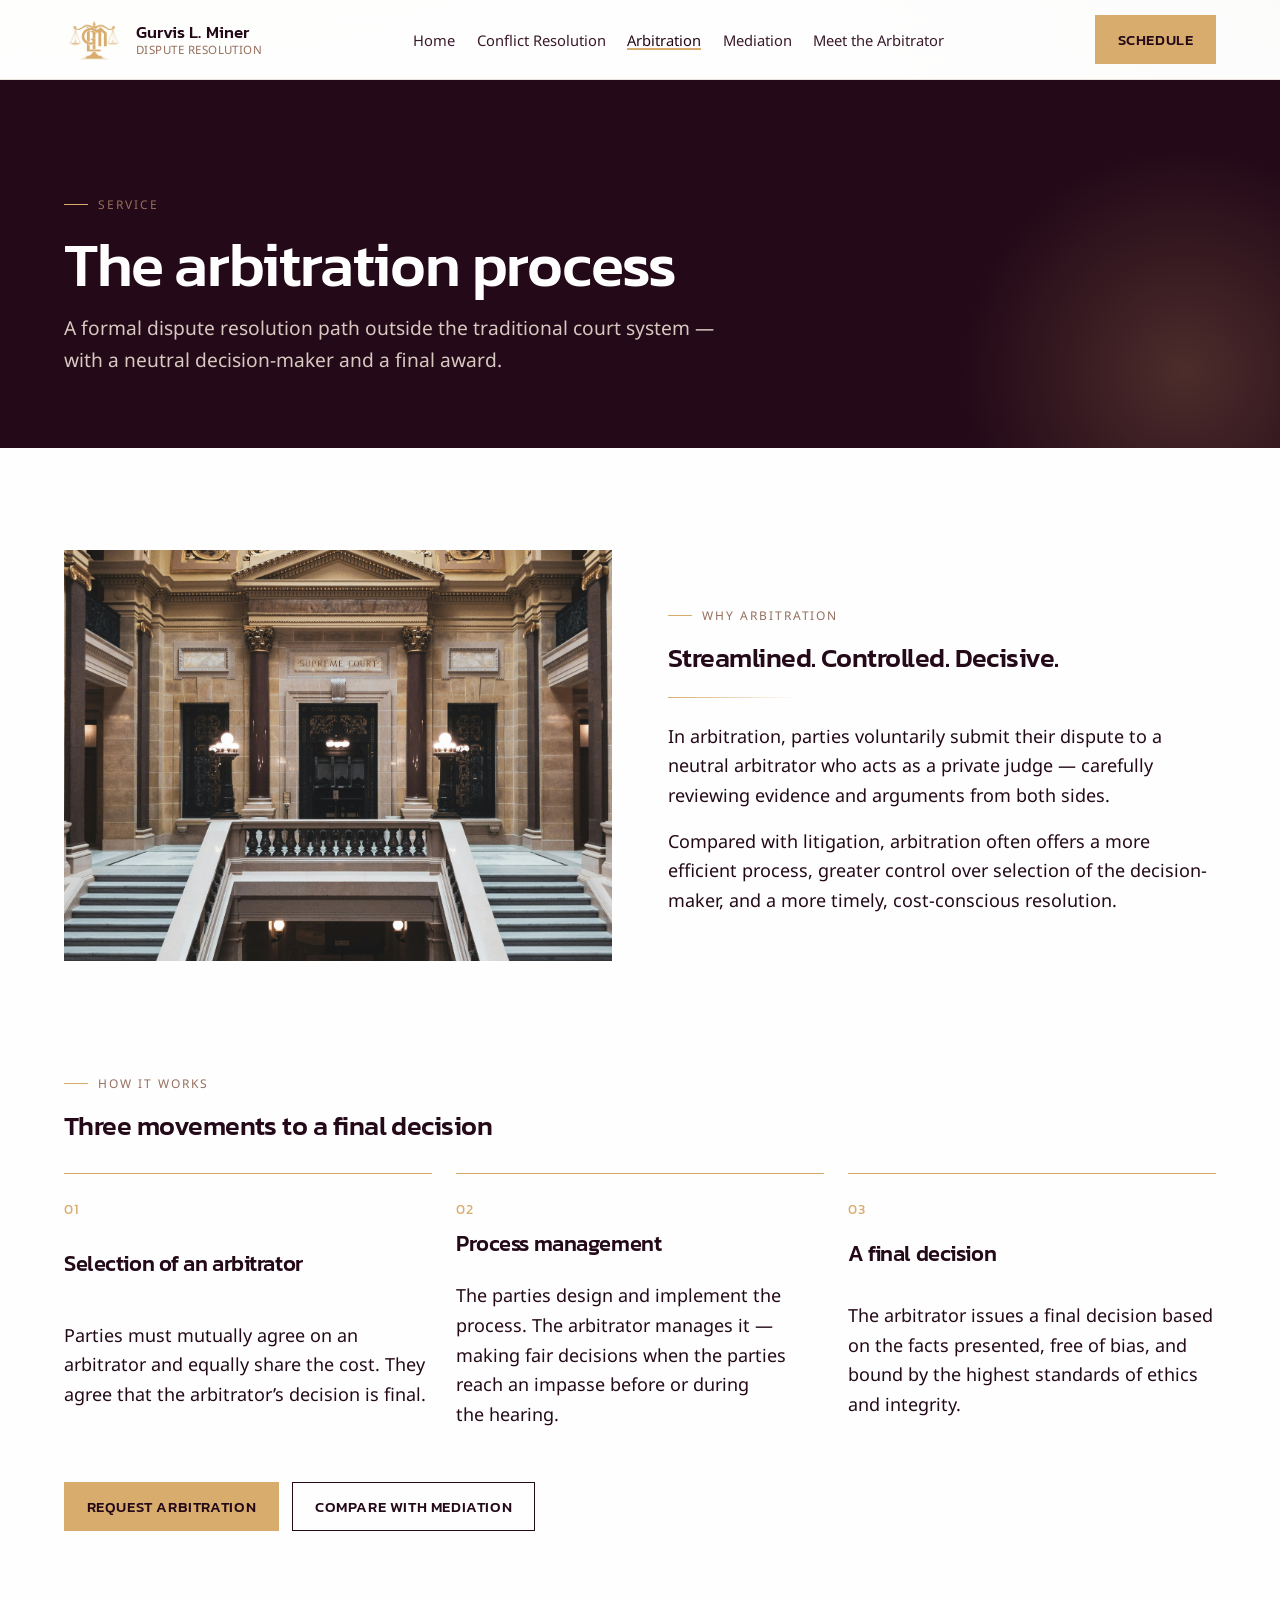
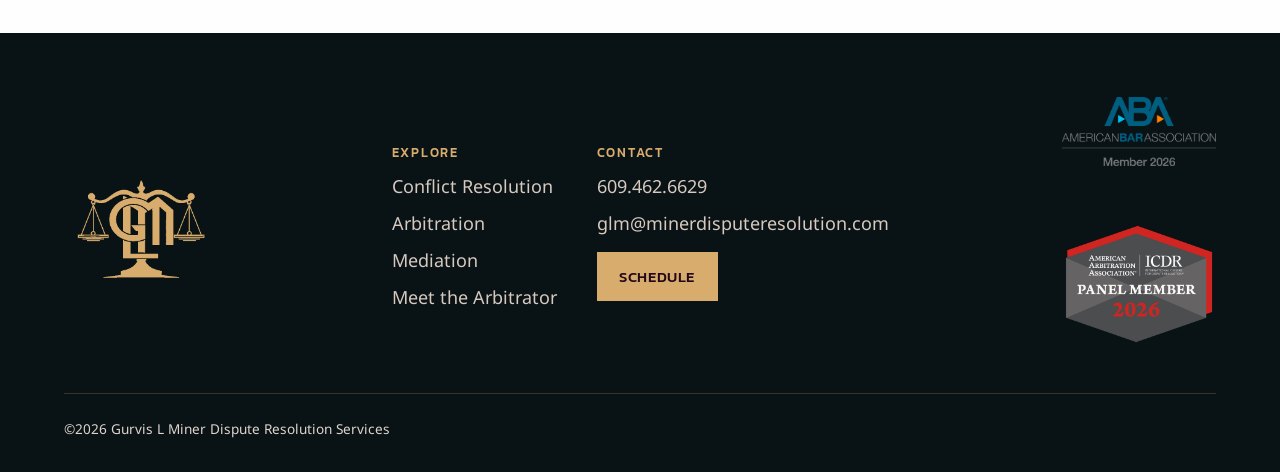
<file: redesign/arbitration/index.html>
<!DOCTYPE html>
<html lang="en">
<head>
  <meta charset="UTF-8" />
  <meta name="viewport" content="width=device-width, initial-scale=1" />
  <title>Arbitration - Gurvis L. Miner Dispute Resolution</title>
  <meta name="description" content="How arbitration works with Arbitrator Gurvis L. Miner: selection, process management, and a final impartial decision." />
  <link rel="canonical" href="https://calvinadaniel.github.io/miner-dispute-resolution/redesign/arbitration/" />
  <link rel="icon" href="../../assets/glm-nav-icon-gold-refined.png" />
  <link rel="apple-touch-icon" href="../../assets/glm-nav-icon-gold-refined.png" />
  <meta property="og:type" content="website" />
  <meta property="og:site_name" content="Gurvis L. Miner Dispute Resolution" />
  <meta property="og:title" content="Arbitration - Gurvis L. Miner Dispute Resolution" />
  <meta property="og:description" content="How arbitration works with Arbitrator Gurvis L. Miner: selection, process management, and a final impartial decision." />
  <meta property="og:url" content="https://calvinadaniel.github.io/miner-dispute-resolution/redesign/arbitration/" />
  <meta property="og:image" content="https://calvinadaniel.github.io/miner-dispute-resolution/assets/glm-nav-icon-gold-refined.png" />
  <meta property="og:image:alt" content="Gurvis L. Miner Dispute Resolution logo" />
  <meta name="twitter:card" content="summary" />
  <meta name="twitter:title" content="Arbitration - Gurvis L. Miner Dispute Resolution" />
  <meta name="twitter:description" content="How arbitration works with Arbitrator Gurvis L. Miner: selection, process management, and a final impartial decision." />
  <meta name="twitter:image" content="https://calvinadaniel.github.io/miner-dispute-resolution/assets/glm-nav-icon-gold-refined.png" />
  <meta name="twitter:image:alt" content="Gurvis L. Miner Dispute Resolution logo" />
<link rel="preconnect" href="https://fonts.googleapis.com" />
  <link rel="preconnect" href="https://fonts.gstatic.com" crossorigin />
  <link href="https://fonts.googleapis.com/css2?family=Kanit:wght@400;500;600&family=Noto+Sans:wght@400;500;600&display=swap" rel="stylesheet" />
  <link rel="stylesheet" href="../css/styles.css?v=18" />
</head>
<body>
  <header class="site-header">
    <div class="nav-inner">
      <a class="brand" href="../">
        <img src="../../assets/glm-nav-icon-gold-refined.png" alt="" width="64" height="64" />
        <span class="brand-text"><strong>Gurvis L. Miner</strong><span>Dispute Resolution</span></span>
      </a>
      <nav aria-label="Primary">
        <ul class="nav-links">
          <li><a href="../">Home</a></li>
          <li><a href="../conflict-resolution/">Conflict Resolution</a></li>
          <li><a href="../arbitration/" aria-current="page">Arbitration</a></li>
          <li><a href="../mediation/">Mediation</a></li>
          <li><a href="../meet-the-arbitrator/">Meet the Arbitrator</a></li>
        </ul>
      </nav>
      <a class="btn btn-gold nav-cta" href="../contact/">Schedule</a>
      <button class="nav-toggle" type="button" aria-expanded="false" aria-controls="mobile-nav" aria-label="Open menu"><span></span><span></span><span></span></button>
    </div>
  </header>
  <div class="mobile-panel" id="mobile-nav">
    <ul>
      <li><a href="../">Home</a></li>
      <li><a href="../conflict-resolution/">Conflict Resolution</a></li>
      <li><a href="../arbitration/" aria-current="page">Arbitration</a></li>
      <li><a href="../mediation/">Mediation</a></li>
      <li><a href="../meet-the-arbitrator/">Meet the Arbitrator</a></li>
      <li><a href="../contact/">Contact</a></li>
    </ul>
    <a class="btn btn-gold" href="../contact/">Schedule an Appointment</a>
  </div>

  <main>
    <header class="page-hero">
      <div class="wrap">
        <p class="eyebrow">Service</p>
        <h1>The arbitration process</h1>
        <p class="lede">A formal dispute resolution path outside the traditional court system — with a neutral decision-maker and a final award.</p>
      </div>
    </header>

    <section class="section">
      <div class="wrap split reveal">
        <div>
          <img src="../../assets/connor-betts-T8EroAknCG4-unsplash.jpg" alt="Gavel resting on a wooden surface" />
        </div>
        <div class="split-copy">
          <p class="eyebrow">Why arbitration</p>
          <h2>Streamlined. Controlled. Decisive.</h2>
          <hr class="gold-rule" />
          <p>
            In arbitration, parties voluntarily submit their dispute to a neutral arbitrator who acts as a private judge — carefully reviewing evidence and arguments from both sides.
          </p>
          <p>
            Compared with litigation, arbitration often offers a more efficient process, greater control over selection of the decision-maker, and a more timely, cost-conscious resolution.
          </p>
        </div>
      </div>
    </section>

    <section class="section" style="padding-top: 0;">
      <div class="wrap reveal">
        <p class="eyebrow">How it works</p>
        <h2>Three movements to a final decision</h2>
        <div class="steps" style="margin-top: 2rem;">
          <article class="step">
            <h3>Selection of an arbitrator</h3>
            <p>Parties must mutually agree on an arbitrator and equally share the cost. They agree that the arbitrator’s decision is final.</p>
          </article>
          <article class="step">
            <h3>Process management</h3>
            <p>The parties design and implement the process. The arbitrator manages it — making fair decisions when the parties reach an impasse before or during the hearing.</p>
          </article>
          <article class="step">
            <h3>A final decision</h3>
            <p>The arbitrator issues a final decision based on the facts presented, free of bias, and bound by the highest standards of ethics and integrity.</p>
          </article>
        </div>
        <div class="cta-group">
          <a class="btn btn-gold" href="../contact/">Request Arbitration</a>
          <a class="btn btn-outline" href="../mediation/">Compare with Mediation</a>
        </div>
      </div>
    </section>
  </main>

  <footer class="site-footer">
    <div class="wrap">
      <div class="footer-top">
        <div class="footer-brand">
          <img class="footer-logo" src="../../assets/glm-nav-icon-gold-refined.png" alt="Gurvis L. Miner Dispute Resolution" width="96" height="96" />
        </div>
        <div class="footer-cols">
          <div>
            <h4>Explore</h4>
            <ul>
              <li><a href="../conflict-resolution/">Conflict Resolution</a></li>
              <li><a href="../arbitration/">Arbitration</a></li>
              <li><a href="../mediation/">Mediation</a></li>
              <li><a href="../meet-the-arbitrator/">Meet the Arbitrator</a></li>
            </ul>
          </div>
          <div>
            <h4>Contact</h4>
            <ul>
              <li><a href="tel:6094626629">609.462.6629</a></li>
              <li><a href="mailto:glm@minerdisputeresolution.com">glm@minerdisputeresolution.com</a></li>
              <li><a class="btn btn-gold footer-schedule" href="../contact/">Schedule</a></li>
            </ul>
          </div>
        </div>
        <div class="footer-badges" aria-label="Professional memberships">
          <img src="../../assets/ABA_Member2026_rgb.png" alt="American Bar Association Member 2026" />
          <img src="../../assets/aaa-icdr-panel-member.png" alt="AAA ICDR Panel Member" />
        </div>
      </div>
      <div class="footer-bottom">
        <p>©2026 Gurvis L Miner Dispute Resolution Services</p>
</div>
    </div>
  </footer>
  <script src="../js/site.js"></script>
</body>
</html>
</file>
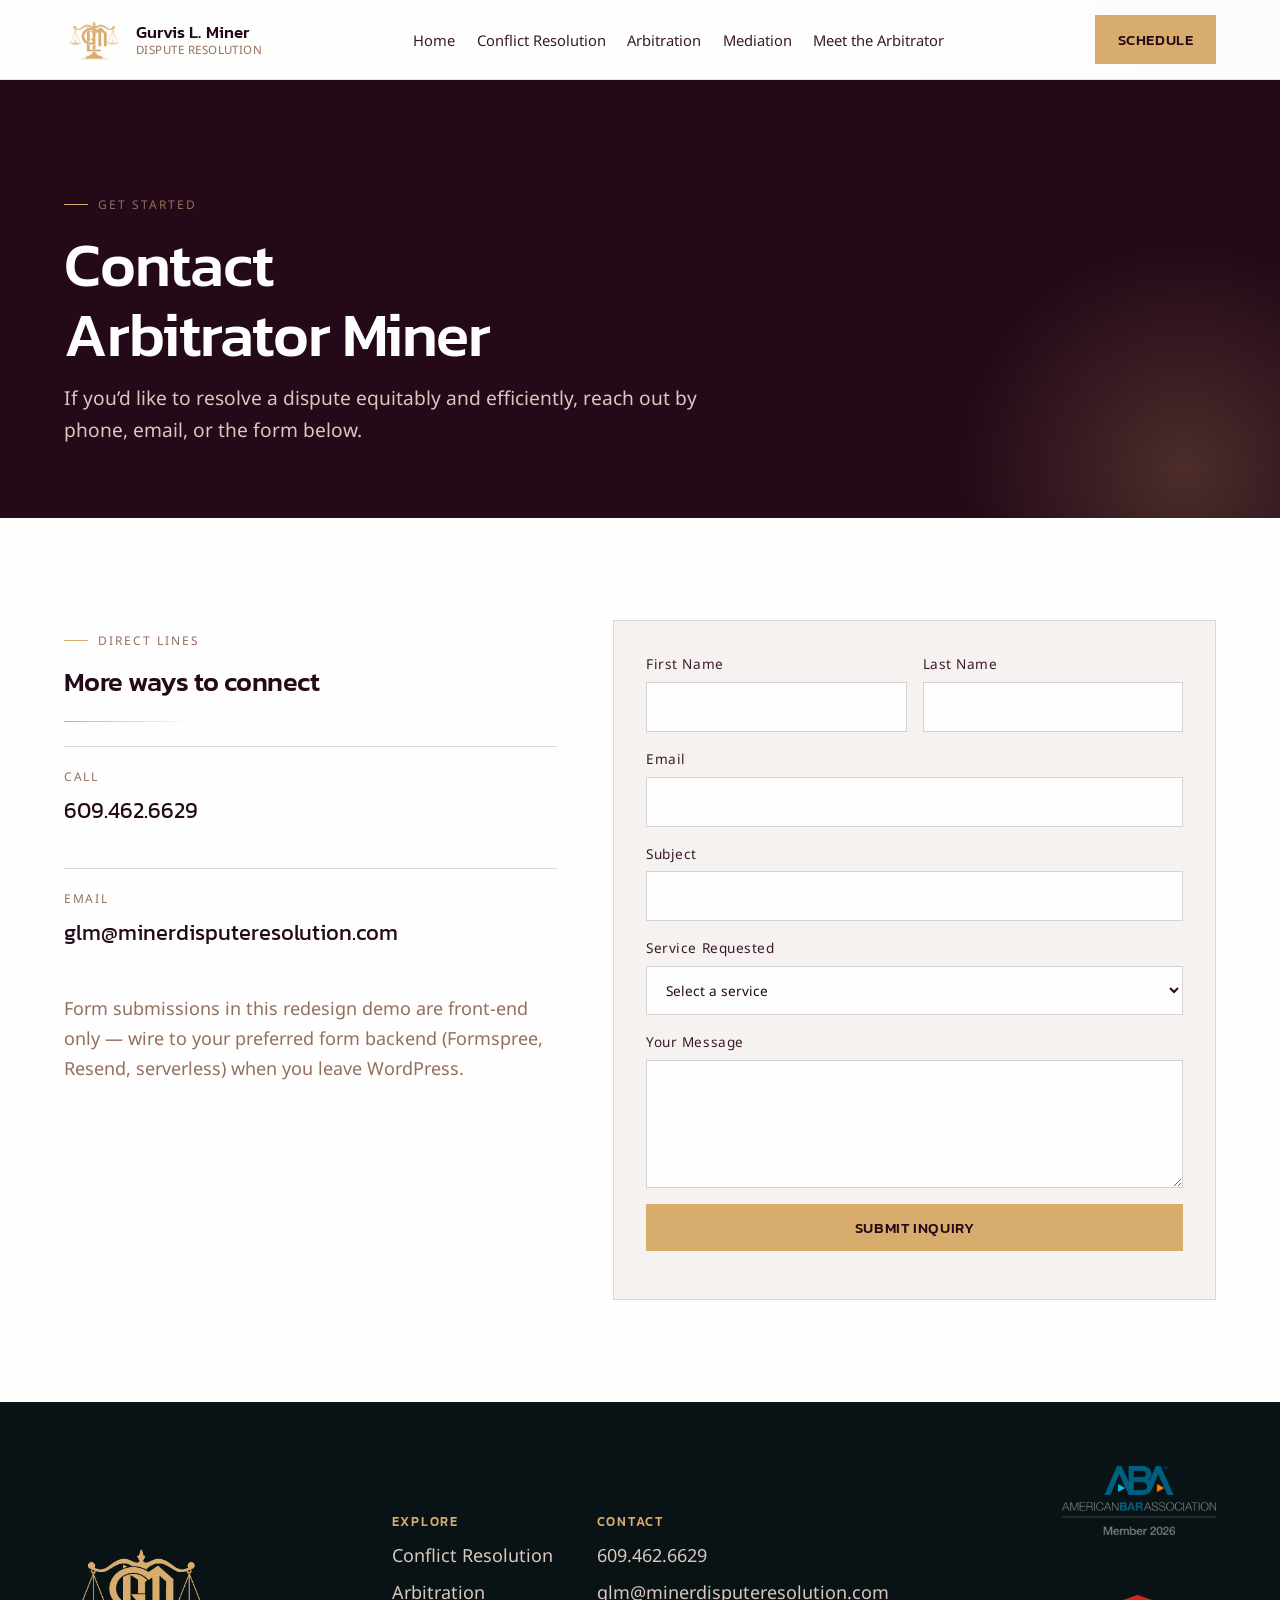
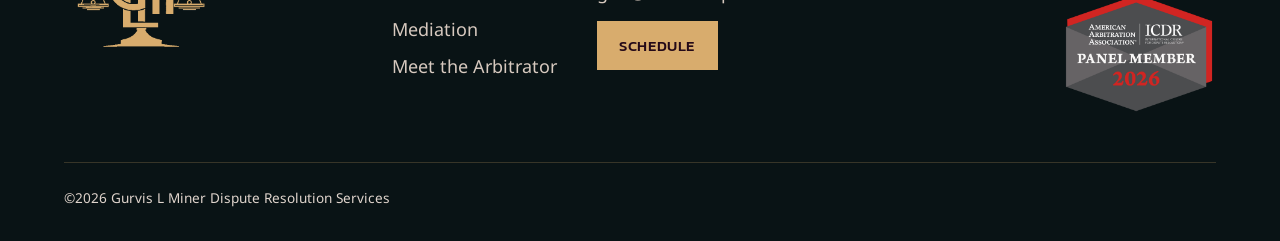
<file: redesign/contact/index.html>
<!DOCTYPE html>
<html lang="en">
<head>
  <meta charset="UTF-8" />
  <meta name="viewport" content="width=device-width, initial-scale=1" />
  <title>Contact - Gurvis L. Miner Dispute Resolution</title>
  <meta name="description" content="Contact Arbitrator Gurvis L. Miner to schedule arbitration, mediation, or training." />
  <link rel="canonical" href="https://calvinadaniel.github.io/miner-dispute-resolution/redesign/contact/" />
  <link rel="icon" href="../../assets/glm-nav-icon-gold-refined.png" />
  <link rel="apple-touch-icon" href="../../assets/glm-nav-icon-gold-refined.png" />
  <meta property="og:type" content="website" />
  <meta property="og:site_name" content="Gurvis L. Miner Dispute Resolution" />
  <meta property="og:title" content="Contact - Gurvis L. Miner Dispute Resolution" />
  <meta property="og:description" content="Contact Arbitrator Gurvis L. Miner to schedule arbitration, mediation, or training." />
  <meta property="og:url" content="https://calvinadaniel.github.io/miner-dispute-resolution/redesign/contact/" />
  <meta property="og:image" content="https://calvinadaniel.github.io/miner-dispute-resolution/assets/glm-nav-icon-gold-refined.png" />
  <meta property="og:image:alt" content="Gurvis L. Miner Dispute Resolution logo" />
  <meta name="twitter:card" content="summary" />
  <meta name="twitter:title" content="Contact - Gurvis L. Miner Dispute Resolution" />
  <meta name="twitter:description" content="Contact Arbitrator Gurvis L. Miner to schedule arbitration, mediation, or training." />
  <meta name="twitter:image" content="https://calvinadaniel.github.io/miner-dispute-resolution/assets/glm-nav-icon-gold-refined.png" />
  <meta name="twitter:image:alt" content="Gurvis L. Miner Dispute Resolution logo" />
<link rel="preconnect" href="https://fonts.googleapis.com" />
  <link rel="preconnect" href="https://fonts.gstatic.com" crossorigin />
  <link href="https://fonts.googleapis.com/css2?family=Kanit:wght@400;500;600&family=Noto+Sans:wght@400;500;600&display=swap" rel="stylesheet" />
  <link rel="stylesheet" href="../css/styles.css?v=18" />
</head>
<body>
  <header class="site-header">
    <div class="nav-inner">
      <a class="brand" href="../">
        <img src="../../assets/glm-nav-icon-gold-refined.png" alt="" width="64" height="64" />
        <span class="brand-text"><strong>Gurvis L. Miner</strong><span>Dispute Resolution</span></span>
      </a>
      <nav aria-label="Primary">
        <ul class="nav-links">
          <li><a href="../">Home</a></li>
          <li><a href="../conflict-resolution/">Conflict Resolution</a></li>
          <li><a href="../arbitration/">Arbitration</a></li>
          <li><a href="../mediation/">Mediation</a></li>
          <li><a href="../meet-the-arbitrator/">Meet the Arbitrator</a></li>
        </ul>
      </nav>
      <a class="btn btn-gold nav-cta" href="../contact/" aria-current="page">Schedule</a>
      <button class="nav-toggle" type="button" aria-expanded="false" aria-controls="mobile-nav" aria-label="Open menu"><span></span><span></span><span></span></button>
    </div>
  </header>
  <div class="mobile-panel" id="mobile-nav">
    <ul>
      <li><a href="../">Home</a></li>
      <li><a href="../conflict-resolution/">Conflict Resolution</a></li>
      <li><a href="../arbitration/">Arbitration</a></li>
      <li><a href="../mediation/">Mediation</a></li>
      <li><a href="../meet-the-arbitrator/">Meet the Arbitrator</a></li>
      <li><a href="../contact/" aria-current="page">Contact</a></li>
    </ul>
    <a class="btn btn-gold" href="../contact/">Schedule an Appointment</a>
  </div>

  <main>
    <header class="page-hero">
      <div class="wrap">
        <p class="eyebrow">Get started</p>
        <h1>Contact Arbitrator Miner</h1>
        <p class="lede">If you’d like to resolve a dispute equitably and efficiently, reach out by phone, email, or the form below.</p>
      </div>
    </header>

    <section class="section">
      <div class="wrap contact-grid reveal">
        <div>
          <p class="eyebrow">Direct lines</p>
          <h2>More ways to connect</h2>
          <hr class="gold-rule" />
          <div class="contact-methods">
            <div class="contact-method">
              <span>Call</span>
              <a href="tel:6094626629">609.462.6629</a>
            </div>
            <div class="contact-method">
              <span>Email</span>
              <a href="mailto:glm@minerdisputeresolution.com">glm@minerdisputeresolution.com</a>
            </div>
          </div>
          <p style="margin-top: 1.5rem; color: var(--taupe);">
            Form submissions in this redesign demo are front-end only — wire to your preferred form backend (Formspree, Resend, serverless) when you leave WordPress.
          </p>
        </div>

        <form class="form" action="#" method="post" onsubmit="event.preventDefault(); this.querySelector('.form-note').textContent='Thank you — this demo form does not send yet. Please call or email to schedule.';">
          <div class="form-row two">
            <label>First Name
              <input type="text" name="firstName" autocomplete="given-name" required />
            </label>
            <label>Last Name
              <input type="text" name="lastName" autocomplete="family-name" required />
            </label>
          </div>
          <label>Email
            <input type="email" name="email" autocomplete="email" required />
          </label>
          <label>Subject
            <input type="text" name="subject" required />
          </label>
          <label>Service Requested
            <select name="service" required>
              <option value="">Select a service</option>
              <option>Arbitration</option>
              <option>Mediation</option>
              <option>Training</option>
              <option>Other</option>
            </select>
          </label>
          <label>Your Message
            <textarea name="message" required></textarea>
          </label>
          <button class="btn btn-gold" type="submit">Submit Inquiry</button>
          <p class="form-note" role="status" aria-live="polite"></p>
        </form>
      </div>
    </section>
  </main>

  <footer class="site-footer">
    <div class="wrap">
      <div class="footer-top">
        <div class="footer-brand">
          <img class="footer-logo" src="../../assets/glm-nav-icon-gold-refined.png" alt="Gurvis L. Miner Dispute Resolution" width="96" height="96" />
        </div>
        <div class="footer-cols">
          <div>
            <h4>Explore</h4>
            <ul>
              <li><a href="../conflict-resolution/">Conflict Resolution</a></li>
              <li><a href="../arbitration/">Arbitration</a></li>
              <li><a href="../mediation/">Mediation</a></li>
              <li><a href="../meet-the-arbitrator/">Meet the Arbitrator</a></li>
            </ul>
          </div>
          <div>
            <h4>Contact</h4>
            <ul>
              <li><a href="tel:6094626629">609.462.6629</a></li>
              <li><a href="mailto:glm@minerdisputeresolution.com">glm@minerdisputeresolution.com</a></li>
              <li><a class="btn btn-gold footer-schedule" href="../contact/">Schedule</a></li>
            </ul>
          </div>
        </div>
        <div class="footer-badges" aria-label="Professional memberships">
          <img src="../../assets/ABA_Member2026_rgb.png" alt="American Bar Association Member 2026" />
          <img src="../../assets/aaa-icdr-panel-member.png" alt="AAA ICDR Panel Member" />
        </div>
      </div>
      <div class="footer-bottom">
        <p>©2026 Gurvis L Miner Dispute Resolution Services</p>
</div>
    </div>
  </footer>
  <script src="../js/site.js"></script>
</body>
</html>
</file>
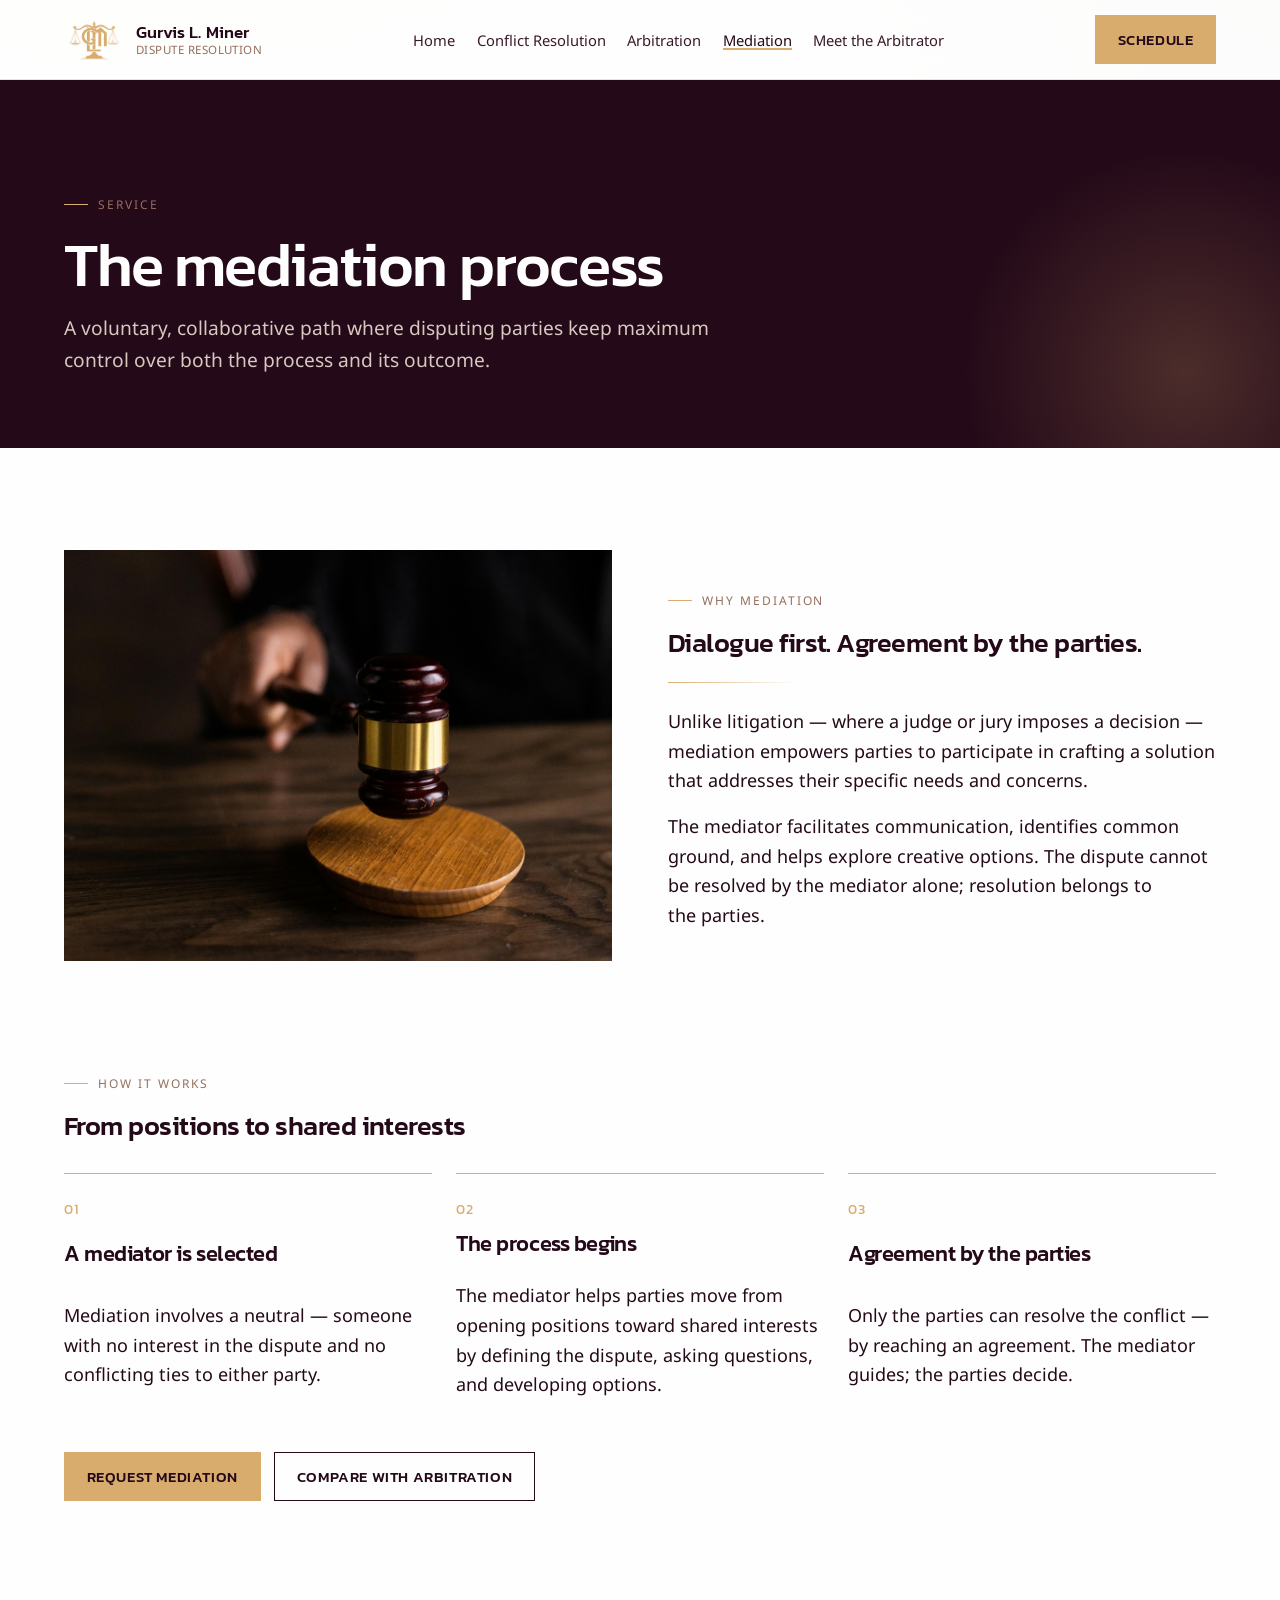
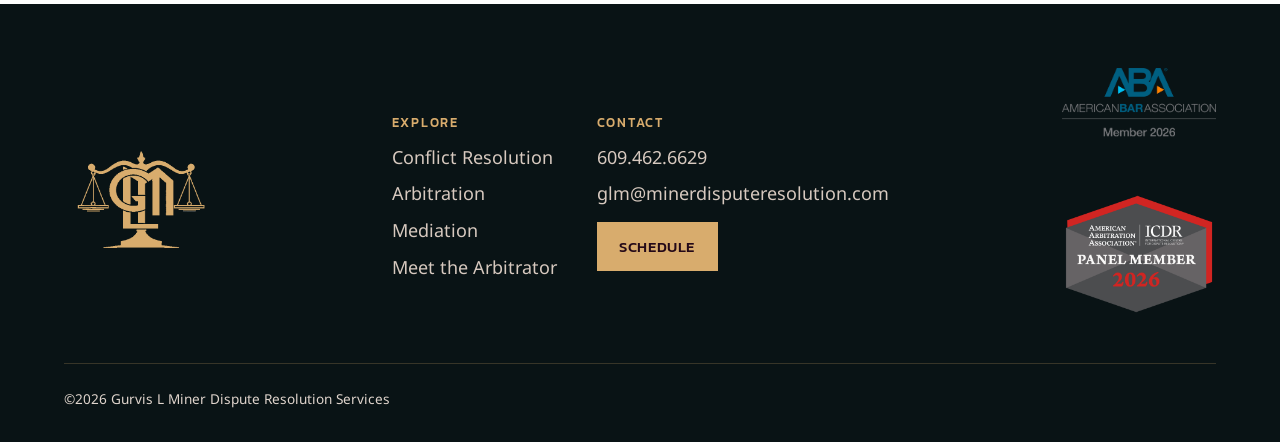
<file: redesign/mediation/index.html>
<!DOCTYPE html>
<html lang="en">
<head>
  <meta charset="UTF-8" />
  <meta name="viewport" content="width=device-width, initial-scale=1" />
  <title>Mediation - Gurvis L. Miner Dispute Resolution</title>
  <meta name="description" content="Mediation with Gurvis L. Miner: a collaborative process where parties keep control and reach agreement with a skilled neutral." />
  <link rel="canonical" href="https://calvinadaniel.github.io/miner-dispute-resolution/redesign/mediation/" />
  <link rel="icon" href="../../assets/glm-nav-icon-gold-refined.png" />
  <link rel="apple-touch-icon" href="../../assets/glm-nav-icon-gold-refined.png" />
  <meta property="og:type" content="website" />
  <meta property="og:site_name" content="Gurvis L. Miner Dispute Resolution" />
  <meta property="og:title" content="Mediation - Gurvis L. Miner Dispute Resolution" />
  <meta property="og:description" content="Mediation with Gurvis L. Miner: a collaborative process where parties keep control and reach agreement with a skilled neutral." />
  <meta property="og:url" content="https://calvinadaniel.github.io/miner-dispute-resolution/redesign/mediation/" />
  <meta property="og:image" content="https://calvinadaniel.github.io/miner-dispute-resolution/assets/glm-nav-icon-gold-refined.png" />
  <meta property="og:image:alt" content="Gurvis L. Miner Dispute Resolution logo" />
  <meta name="twitter:card" content="summary" />
  <meta name="twitter:title" content="Mediation - Gurvis L. Miner Dispute Resolution" />
  <meta name="twitter:description" content="Mediation with Gurvis L. Miner: a collaborative process where parties keep control and reach agreement with a skilled neutral." />
  <meta name="twitter:image" content="https://calvinadaniel.github.io/miner-dispute-resolution/assets/glm-nav-icon-gold-refined.png" />
  <meta name="twitter:image:alt" content="Gurvis L. Miner Dispute Resolution logo" />
<link rel="preconnect" href="https://fonts.googleapis.com" />
  <link rel="preconnect" href="https://fonts.gstatic.com" crossorigin />
  <link href="https://fonts.googleapis.com/css2?family=Kanit:wght@400;500;600&family=Noto+Sans:wght@400;500;600&display=swap" rel="stylesheet" />
  <link rel="stylesheet" href="../css/styles.css?v=18" />
</head>
<body>
  <header class="site-header">
    <div class="nav-inner">
      <a class="brand" href="../">
        <img src="../../assets/glm-nav-icon-gold-refined.png" alt="" width="64" height="64" />
        <span class="brand-text"><strong>Gurvis L. Miner</strong><span>Dispute Resolution</span></span>
      </a>
      <nav aria-label="Primary">
        <ul class="nav-links">
          <li><a href="../">Home</a></li>
          <li><a href="../conflict-resolution/">Conflict Resolution</a></li>
          <li><a href="../arbitration/">Arbitration</a></li>
          <li><a href="../mediation/" aria-current="page">Mediation</a></li>
          <li><a href="../meet-the-arbitrator/">Meet the Arbitrator</a></li>
        </ul>
      </nav>
      <a class="btn btn-gold nav-cta" href="../contact/">Schedule</a>
      <button class="nav-toggle" type="button" aria-expanded="false" aria-controls="mobile-nav" aria-label="Open menu"><span></span><span></span><span></span></button>
    </div>
  </header>
  <div class="mobile-panel" id="mobile-nav">
    <ul>
      <li><a href="../">Home</a></li>
      <li><a href="../conflict-resolution/">Conflict Resolution</a></li>
      <li><a href="../arbitration/">Arbitration</a></li>
      <li><a href="../mediation/" aria-current="page">Mediation</a></li>
      <li><a href="../meet-the-arbitrator/">Meet the Arbitrator</a></li>
      <li><a href="../contact/">Contact</a></li>
    </ul>
    <a class="btn btn-gold" href="../contact/">Schedule an Appointment</a>
  </div>

  <main>
    <header class="page-hero">
      <div class="wrap">
        <p class="eyebrow">Service</p>
        <h1>The mediation process</h1>
        <p class="lede">A voluntary, collaborative path where disputing parties keep maximum control over both the process and its outcome.</p>
      </div>
    </header>

    <section class="section">
      <div class="wrap split reverse reveal">
        <div class="split-copy">
          <p class="eyebrow">Why mediation</p>
          <h2>Dialogue first. Agreement by the parties.</h2>
          <hr class="gold-rule" />
          <p>
            Unlike litigation — where a judge or jury imposes a decision — mediation empowers parties to participate in crafting a solution that addresses their specific needs and concerns.
          </p>
          <p>
            The mediator facilitates communication, identifies common ground, and helps explore creative options. The dispute cannot be resolved by the mediator alone; resolution belongs to the parties.
          </p>
        </div>
        <div>
          <img src="../../assets/pexels-katrin-bolovtsova-6077326.jpg" alt="Hands reviewing documents during a meeting" />
        </div>
      </div>
    </section>

    <section class="section" style="padding-top: 0;">
      <div class="wrap reveal">
        <p class="eyebrow">How it works</p>
        <h2>From positions to shared interests</h2>
        <div class="steps" style="margin-top: 2rem;">
          <article class="step">
            <h3>A mediator is selected</h3>
            <p>Mediation involves a neutral — someone with no interest in the dispute and no conflicting ties to either party.</p>
          </article>
          <article class="step">
            <h3>The process begins</h3>
            <p>The mediator helps parties move from opening positions toward shared interests by defining the dispute, asking questions, and developing options.</p>
          </article>
          <article class="step">
            <h3>Agreement by the parties</h3>
            <p>Only the parties can resolve the conflict — by reaching an agreement. The mediator guides; the parties decide.</p>
          </article>
        </div>
        <div class="cta-group">
          <a class="btn btn-gold" href="../contact/">Request Mediation</a>
          <a class="btn btn-outline" href="../arbitration/">Compare with Arbitration</a>
        </div>
      </div>
    </section>
  </main>

  <footer class="site-footer">
    <div class="wrap">
      <div class="footer-top">
        <div class="footer-brand">
          <img class="footer-logo" src="../../assets/glm-nav-icon-gold-refined.png" alt="Gurvis L. Miner Dispute Resolution" width="96" height="96" />
        </div>
        <div class="footer-cols">
          <div>
            <h4>Explore</h4>
            <ul>
              <li><a href="../conflict-resolution/">Conflict Resolution</a></li>
              <li><a href="../arbitration/">Arbitration</a></li>
              <li><a href="../mediation/">Mediation</a></li>
              <li><a href="../meet-the-arbitrator/">Meet the Arbitrator</a></li>
            </ul>
          </div>
          <div>
            <h4>Contact</h4>
            <ul>
              <li><a href="tel:6094626629">609.462.6629</a></li>
              <li><a href="mailto:glm@minerdisputeresolution.com">glm@minerdisputeresolution.com</a></li>
              <li><a class="btn btn-gold footer-schedule" href="../contact/">Schedule</a></li>
            </ul>
          </div>
        </div>
        <div class="footer-badges" aria-label="Professional memberships">
          <img src="../../assets/ABA_Member2026_rgb.png" alt="American Bar Association Member 2026" />
          <img src="../../assets/aaa-icdr-panel-member.png" alt="AAA ICDR Panel Member" />
        </div>
      </div>
      <div class="footer-bottom">
        <p>©2026 Gurvis L Miner Dispute Resolution Services</p>
</div>
    </div>
  </footer>
  <script src="../js/site.js"></script>
</body>
</html>
</file>
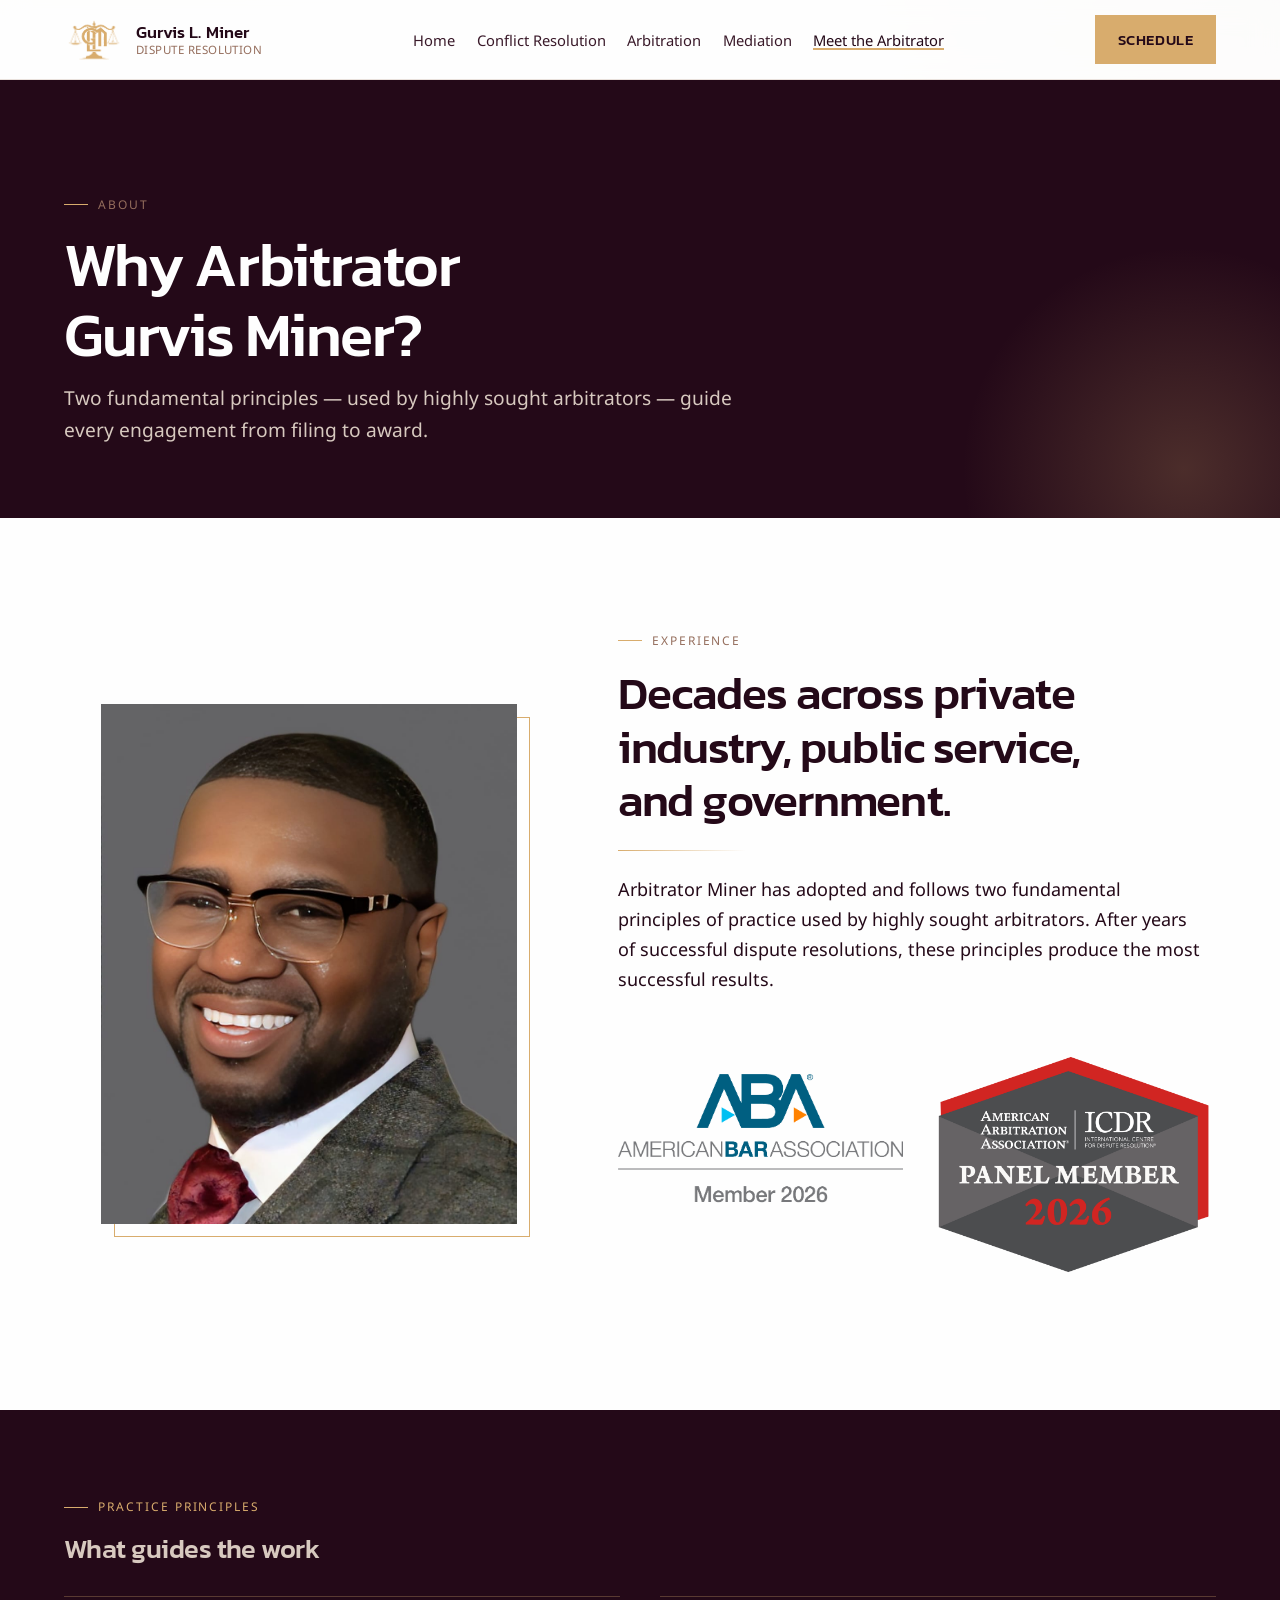
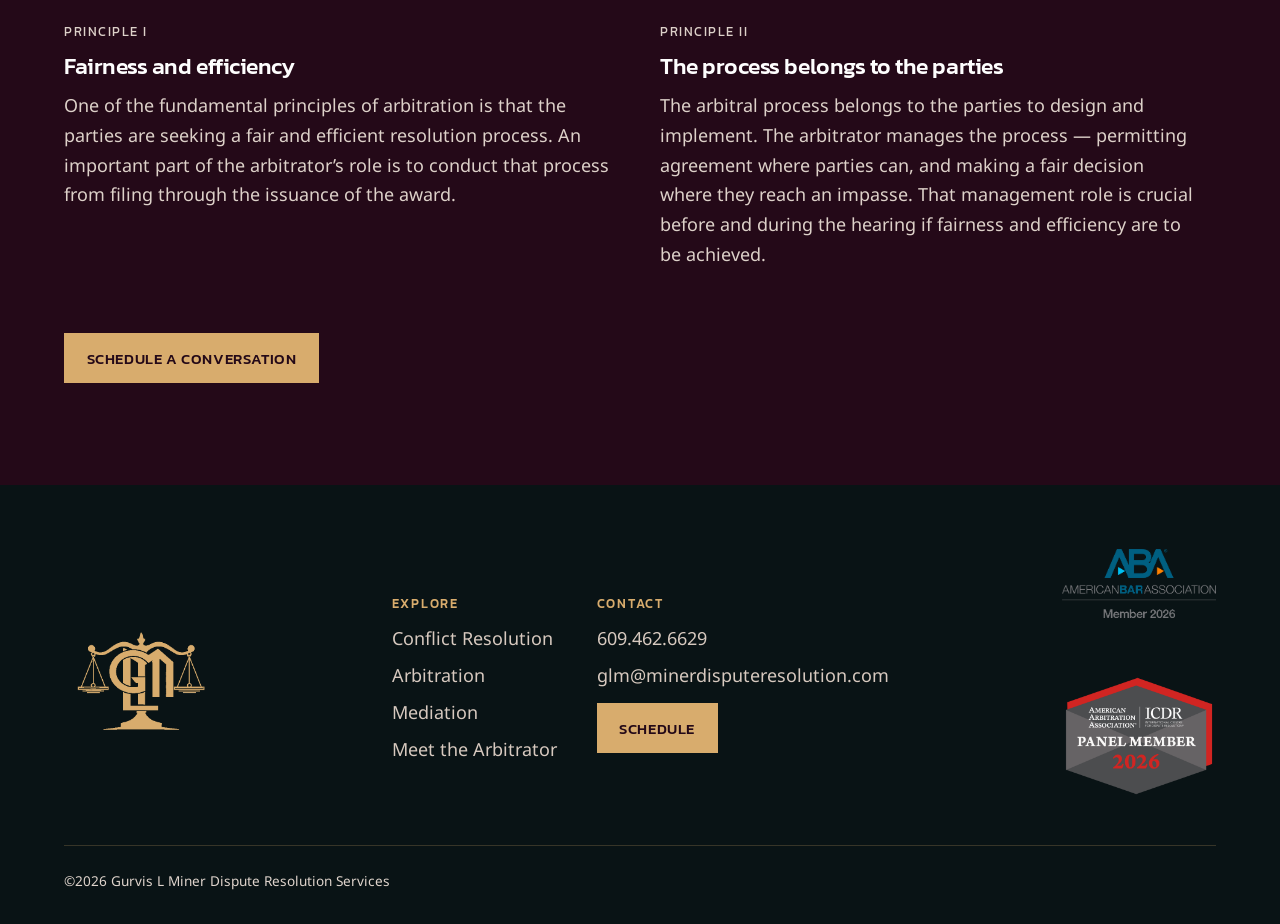
<file: redesign/meet-the-arbitrator/index.html>
<!DOCTYPE html>
<html lang="en">
<head>
  <meta charset="UTF-8" />
  <meta name="viewport" content="width=device-width, initial-scale=1" />
  <title>Meet the Arbitrator - Gurvis L. Miner Dispute Resolution</title>
  <meta name="description" content="Why choose Arbitrator Gurvis L. Miner: two practice principles focused on fairness, efficiency, and party-driven process." />
  <link rel="canonical" href="https://calvinadaniel.github.io/miner-dispute-resolution/redesign/meet-the-arbitrator/" />
  <link rel="icon" href="../../assets/glm-nav-icon-gold-refined.png" />
  <link rel="apple-touch-icon" href="../../assets/glm-nav-icon-gold-refined.png" />
  <meta property="og:type" content="website" />
  <meta property="og:site_name" content="Gurvis L. Miner Dispute Resolution" />
  <meta property="og:title" content="Meet the Arbitrator - Gurvis L. Miner Dispute Resolution" />
  <meta property="og:description" content="Why choose Arbitrator Gurvis L. Miner: two practice principles focused on fairness, efficiency, and party-driven process." />
  <meta property="og:url" content="https://calvinadaniel.github.io/miner-dispute-resolution/redesign/meet-the-arbitrator/" />
  <meta property="og:image" content="https://calvinadaniel.github.io/miner-dispute-resolution/assets/glm-nav-icon-gold-refined.png" />
  <meta property="og:image:alt" content="Gurvis L. Miner Dispute Resolution logo" />
  <meta name="twitter:card" content="summary" />
  <meta name="twitter:title" content="Meet the Arbitrator - Gurvis L. Miner Dispute Resolution" />
  <meta name="twitter:description" content="Why choose Arbitrator Gurvis L. Miner: two practice principles focused on fairness, efficiency, and party-driven process." />
  <meta name="twitter:image" content="https://calvinadaniel.github.io/miner-dispute-resolution/assets/glm-nav-icon-gold-refined.png" />
  <meta name="twitter:image:alt" content="Gurvis L. Miner Dispute Resolution logo" />
<link rel="preconnect" href="https://fonts.googleapis.com" />
  <link rel="preconnect" href="https://fonts.gstatic.com" crossorigin />
  <link href="https://fonts.googleapis.com/css2?family=Kanit:wght@400;500;600&family=Noto+Sans:wght@400;500;600&display=swap" rel="stylesheet" />
  <link rel="stylesheet" href="../css/styles.css?v=18" />
</head>
<body>
  <header class="site-header">
    <div class="nav-inner">
      <a class="brand" href="../">
        <img src="../../assets/glm-nav-icon-gold-refined.png" alt="" width="64" height="64" />
        <span class="brand-text"><strong>Gurvis L. Miner</strong><span>Dispute Resolution</span></span>
      </a>
      <nav aria-label="Primary">
        <ul class="nav-links">
          <li><a href="../">Home</a></li>
          <li><a href="../conflict-resolution/">Conflict Resolution</a></li>
          <li><a href="../arbitration/">Arbitration</a></li>
          <li><a href="../mediation/">Mediation</a></li>
          <li><a href="../meet-the-arbitrator/" aria-current="page">Meet the Arbitrator</a></li>
        </ul>
      </nav>
      <a class="btn btn-gold nav-cta" href="../contact/">Schedule</a>
      <button class="nav-toggle" type="button" aria-expanded="false" aria-controls="mobile-nav" aria-label="Open menu"><span></span><span></span><span></span></button>
    </div>
  </header>
  <div class="mobile-panel" id="mobile-nav">
    <ul>
      <li><a href="../">Home</a></li>
      <li><a href="../conflict-resolution/">Conflict Resolution</a></li>
      <li><a href="../arbitration/">Arbitration</a></li>
      <li><a href="../mediation/">Mediation</a></li>
      <li><a href="../meet-the-arbitrator/" aria-current="page">Meet the Arbitrator</a></li>
      <li><a href="../contact/">Contact</a></li>
    </ul>
    <a class="btn btn-gold" href="../contact/">Schedule an Appointment</a>
  </div>

  <main>
    <header class="page-hero">
      <div class="wrap">
        <p class="eyebrow">About</p>
        <h1>Why Arbitrator Gurvis Miner?</h1>
        <p class="lede">Two fundamental principles — used by highly sought arbitrators — guide every engagement from filing to award.</p>
      </div>
    </header>

    <section class="section">
      <div class="wrap about-grid reveal">
        <div class="about-photo">
          <img src="../../assets/profile-pic-june-2025.jpg" alt="Portrait of Arbitrator Gurvis L. Miner" width="640" height="800" />
        </div>
        <div class="about-copy">
          <p class="eyebrow">Experience</p>
          <h2>Decades across private industry, public service, and government.</h2>
          <hr class="gold-rule" />
          <p>
            Arbitrator Miner has adopted and follows two fundamental principles of practice used by highly sought arbitrators. After years of successful dispute resolutions, these principles produce the most successful results.
          </p>
          <div class="credential-row" aria-label="Professional memberships">
            <img src="../../assets/ABA_Member2026_rgb.png" alt="American Bar Association Member 2026" />
            <img src="../../assets/aaa-icdr-panel-member.png" alt="AAA ICDR Panel Member" />
          </div>
        </div>
      </div>
    </section>

    <section class="section principles" style="padding-top: clamp(3rem, 6vw, 5rem);">
      <div class="wrap reveal">
        <p class="eyebrow">Practice principles</p>
        <h2>What guides the work</h2>
        <div class="principle-grid">
          <article class="principle">
            <p class="principle-num">Principle I</p>
            <h3>Fairness and efficiency</h3>
            <p>
              One of the fundamental principles of arbitration is that the parties are seeking a fair and efficient resolution process. An important part of the arbitrator’s role is to conduct that process from filing through the issuance of the award.
            </p>
          </article>
          <article class="principle">
            <p class="principle-num">Principle II</p>
            <h3>The process belongs to the parties</h3>
            <p>
              The arbitral process belongs to the parties to design and implement. The arbitrator manages the process — permitting agreement where parties can, and making a fair decision where they reach an impasse. That management role is crucial before and during the hearing if fairness and efficiency are to be achieved.
            </p>
          </article>
        </div>
        <p style="margin-top: 2.5rem;">
          <a class="btn btn-gold" href="../contact/">Schedule a Conversation</a>
        </p>
      </div>
    </section>
  </main>

  <footer class="site-footer">
    <div class="wrap">
      <div class="footer-top">
        <div class="footer-brand">
          <img class="footer-logo" src="../../assets/glm-nav-icon-gold-refined.png" alt="Gurvis L. Miner Dispute Resolution" width="96" height="96" />
        </div>
        <div class="footer-cols">
          <div>
            <h4>Explore</h4>
            <ul>
              <li><a href="../conflict-resolution/">Conflict Resolution</a></li>
              <li><a href="../arbitration/">Arbitration</a></li>
              <li><a href="../mediation/">Mediation</a></li>
              <li><a href="../meet-the-arbitrator/">Meet the Arbitrator</a></li>
            </ul>
          </div>
          <div>
            <h4>Contact</h4>
            <ul>
              <li><a href="tel:6094626629">609.462.6629</a></li>
              <li><a href="mailto:glm@minerdisputeresolution.com">glm@minerdisputeresolution.com</a></li>
              <li><a class="btn btn-gold footer-schedule" href="../contact/">Schedule</a></li>
            </ul>
          </div>
        </div>
        <div class="footer-badges" aria-label="Professional memberships">
          <img src="../../assets/ABA_Member2026_rgb.png" alt="American Bar Association Member 2026" />
          <img src="../../assets/aaa-icdr-panel-member.png" alt="AAA ICDR Panel Member" />
        </div>
      </div>
      <div class="footer-bottom">
        <p>©2026 Gurvis L Miner Dispute Resolution Services</p>
</div>
    </div>
  </footer>
  <script src="../js/site.js"></script>
</body>
</html>
</file>
<file: redesign/css/styles.css>
/* ============================================================
   GLM Dispute Resolution — Redesign
   Assumptions (manager may override):
   - Static multi-page HTML replaces WordPress marketing site
   - Palette + logos lifted from live brand; layout is new
   - Primary conversion: contact / schedule appointment
   - Audience: labor counsel, HR, unions, government parties
   Form from content: scales/balance motif → measured grids,
   gold hairlines, symmetrical trust marks, calm dark/light rhythm
   ============================================================ */

:root {
  --ink: #240918;
  --ink-soft: #3a1a2a;
  --gold: #d8ac6d;
  --gold-soft: #c6ac8f;
  --stone: #d7c9bf;
  --stone-deep: #c4b3a6;
  --taupe: #956e5d;
  --cream: #fafae1;
  --paper: #fefefe;
  --near-black: #091315;
  --line: color-mix(in srgb, var(--gold) 35%, transparent);
  --shadow: 0 24px 60px color-mix(in srgb, var(--ink) 18%, transparent);

  --font-display: "Kanit", "Helvetica Neue", sans-serif;
  --font-body: "Noto Sans", system-ui, sans-serif;

  --pad: clamp(1.25rem, 4vw, 4.5rem);
  --max: 72rem;
  --nav-h: 5rem;
  --ease: cubic-bezier(0.22, 1, 0.36, 1);
}

*,
*::before,
*::after {
  box-sizing: border-box;
}

html {
  scroll-behavior: smooth;
}

body {
  margin: 0;
  font-family: var(--font-body);
  font-size: clamp(1rem, 0.95rem + 0.25vw, 1.125rem);
  line-height: 1.65;
  color: var(--ink);
  background:
    radial-gradient(1200px 600px at 10% -10%, color-mix(in srgb, var(--gold) 12%, transparent), transparent 60%),
    radial-gradient(900px 500px at 100% 0%, color-mix(in srgb, var(--stone) 35%, transparent), transparent 55%),
    var(--paper);
  text-wrap: pretty;
}

img {
  max-width: 100%;
  height: auto;
  display: block;
}

a {
  color: inherit;
  text-decoration-thickness: 1px;
  text-underline-offset: 0.2em;
}

a:hover {
  color: var(--taupe);
}

h1,
h2,
h3,
h4 {
  font-family: var(--font-display);
  font-weight: 500;
  line-height: 1.15;
  letter-spacing: -0.02em;
  text-wrap: balance;
  margin: 0 0 0.75rem;
}

p {
  margin: 0 0 1rem;
  max-width: 65ch;
}

p:last-child {
  margin-bottom: 0;
}

.sr-only {
  position: absolute;
  width: 1px;
  height: 1px;
  padding: 0;
  margin: -1px;
  overflow: hidden;
  clip: rect(0, 0, 0, 0);
  border: 0;
}

/* ---------- Shell ---------- */

.site-header {
  position: sticky;
  top: 0;
  z-index: 50;
  height: var(--nav-h);
  display: flex;
  align-items: center;
  backdrop-filter: blur(14px);
  background: color-mix(in srgb, var(--paper) 86%, transparent);
  border-bottom: 1px solid color-mix(in srgb, var(--stone) 55%, transparent);
  transition: background 0.35s var(--ease), box-shadow 0.35s var(--ease);
}

.site-header.is-scrolled {
  background: color-mix(in srgb, var(--paper) 94%, transparent);
  box-shadow: 0 8px 30px color-mix(in srgb, var(--ink) 8%, transparent);
}

.nav-inner {
  width: min(100% - 2rem, var(--max));
  margin-inline: auto;
  display: flex;
  align-items: center;
  justify-content: space-between;
  gap: 1rem;
}

.brand {
  display: inline-flex;
  align-items: center;
  gap: 0.75rem;
  text-decoration: none;
  color: var(--ink);
  min-width: 0;
}

.brand:hover {
  color: var(--ink);
}

.brand img {
  width: 3.75rem;
  height: 3.75rem;
  object-fit: contain;
}

.brand-text {
  display: flex;
  flex-direction: column;
  line-height: 1.15;
  min-width: 0;
}

.brand-text strong {
  font-family: var(--font-display);
  font-weight: 500;
  font-size: 1.05rem;
  letter-spacing: 0.01em;
}

.brand-text span {
  font-size: 0.72rem;
  color: var(--taupe);
  letter-spacing: 0.04em;
  text-transform: uppercase;
}

.nav-links {
  display: none;
  align-items: center;
  gap: 1.35rem;
  list-style: none;
  margin: 0;
  padding: 0;
}

.nav-links a {
  text-decoration: none;
  font-size: 0.92rem;
  color: var(--ink-soft);
}

.nav-links a[aria-current="page"],
.nav-links a:hover {
  color: var(--ink);
}

.nav-links a[aria-current="page"] {
  box-shadow: inset 0 -2px 0 var(--gold);
}

.btn.nav-cta {
  display: none;
}

.nav-toggle {
  appearance: none;
  border: 1px solid var(--stone);
  background: var(--paper);
  color: var(--ink);
  width: 2.5rem;
  height: 2.5rem;
  border-radius: 0;
  cursor: pointer;
  display: flex;
  flex-direction: column;
  align-items: center;
  justify-content: center;
  gap: 3px;
  padding: 0;
}

.nav-toggle span {
  display: block;
  width: 1rem;
  height: 2px;
  background: var(--ink);
  flex-shrink: 0;
}

.mobile-panel {
  display: none;
  position: fixed;
  inset: var(--nav-h) 0 auto 0;
  background: var(--paper);
  border-bottom: 1px solid var(--stone);
  padding: 1rem 1.25rem 1.5rem;
  z-index: 40;
}

.mobile-panel.is-open {
  display: block;
}

.mobile-panel ul {
  list-style: none;
  margin: 0 0 1rem;
  padding: 0;
}

.mobile-panel ul a {
  display: block;
  padding: 0.7rem 0;
  text-decoration: none;
  border-bottom: 1px solid color-mix(in srgb, var(--stone) 60%, transparent);
  color: var(--ink);
}

.mobile-panel .btn {
  display: inline-flex;
  width: 100%;
  box-sizing: border-box;
  margin-top: 0.35rem;
  border-bottom: 0;
  text-align: center;
  justify-content: center;
}

@media (min-width: 920px) {
  .nav-links {
    display: flex;
  }

  .btn.nav-cta {
    display: inline-flex;
  }

  .nav-toggle,
  .mobile-panel {
    display: none !important;
  }
}

/* ---------- Buttons ---------- */

.btn {
  display: inline-flex;
  align-items: center;
  justify-content: center;
  gap: 0.5rem;
  min-height: 2.85rem;
  padding: 0.7rem 1.35rem;
  font-family: var(--font-display);
  font-size: 0.95rem;
  font-weight: 500;
  letter-spacing: 0.04em;
  text-transform: uppercase;
  text-decoration: none;
  border: 1px solid transparent;
  cursor: pointer;
  transition: transform 0.25s var(--ease), background 0.25s var(--ease), color 0.25s var(--ease), border-color 0.25s var(--ease);
}

.btn:hover {
  transform: translateY(-1px);
  color: inherit;
}

.btn-gold {
  background: var(--gold);
  color: var(--ink);
  border-color: var(--gold);
}

.btn-gold:hover {
  background: var(--gold-soft);
  color: var(--ink);
}

.btn-ghost {
  background: transparent;
  color: var(--paper);
  border-color: color-mix(in srgb, var(--paper) 45%, transparent);
}

.btn-ghost:hover {
  border-color: var(--gold);
  color: var(--gold);
}

.btn-ink {
  background: var(--ink);
  color: var(--paper);
  border-color: var(--ink);
}

.btn-ink:hover {
  background: var(--ink-soft);
  color: var(--paper);
}

.btn-outline {
  background: transparent;
  color: var(--ink);
  border-color: var(--ink);
}

.btn-outline:hover {
  background: var(--ink);
  color: var(--paper);
}

/* ---------- Layout helpers ---------- */

.section {
  padding: clamp(3.5rem, 8vw, 7rem) var(--pad);
}

.section-tight {
  padding: clamp(2.5rem, 5vw, 4rem) var(--pad);
}

.wrap {
  width: min(100%, var(--max));
  margin-inline: auto;
}

.eyebrow {
  display: inline-flex;
  align-items: center;
  gap: 0.65rem;
  font-size: 0.75rem;
  letter-spacing: 0.16em;
  text-transform: uppercase;
  color: var(--taupe);
  margin-bottom: 1rem;
}

.eyebrow::before {
  content: "";
  width: 1.5rem;
  height: 1px;
  background: var(--gold);
}

.lede {
  font-size: clamp(1.05rem, 0.95rem + 0.4vw, 1.2rem);
  color: color-mix(in srgb, var(--ink) 78%, white);
  max-width: 42rem;
}

.gold-rule {
  width: min(8rem, 30%);
  height: 1px;
  background: linear-gradient(90deg, var(--gold), transparent);
  border: 0;
  margin: 1.5rem 0;
}

/* ---------- Hero ---------- */

.hero {
  position: relative;
  min-height: min(92vh, 52rem);
  display: grid;
  align-items: end;
  color: var(--paper);
  overflow: hidden;
  isolation: isolate;
}

.hero-media {
  position: absolute;
  inset: 0;
  z-index: -2;
}

.hero-media img {
  width: 100%;
  height: 100%;
  object-fit: cover;
  object-position: center 30%;
  transform: scale(1.04);
}

@media (max-width: 719px) {
  .hero-media img {
    object-position: 64% 28%;
    transform: scale(1.05);
  }

  .hero {
    min-height: min(88vh, 44rem);
  }
}

.hero::after {
  content: "";
  position: absolute;
  inset: 0;
  z-index: -1;
  background:
    linear-gradient(180deg, color-mix(in srgb, var(--ink) 55%, transparent) 0%, color-mix(in srgb, var(--ink) 78%, transparent) 48%, color-mix(in srgb, var(--ink) 92%, transparent) 100%),
    radial-gradient(700px 400px at 80% 20%, color-mix(in srgb, var(--gold) 18%, transparent), transparent 70%);
}

.hero-inner {
  width: min(100% - 2rem, var(--max));
  margin: 0 auto;
  padding: clamp(5rem, 12vh, 8rem) 0 clamp(3rem, 7vh, 5rem);
}

.hero-brand {
  width: min(12rem, 42vw);
  margin-bottom: 1.75rem;
  filter: drop-shadow(0 8px 24px color-mix(in srgb, black 35%, transparent));
  animation: rise 0.9s var(--ease) both;
}

.hero h1 {
  font-size: clamp(2.4rem, 1.4rem + 4.2vw, 4.6rem);
  max-width: 14ch;
  color: var(--paper);
  animation: rise 1s 0.08s var(--ease) both;
}

.hero .lede {
  color: color-mix(in srgb, var(--stone) 88%, white);
  animation: rise 1s 0.16s var(--ease) both;
}

.hero-actions,
.cta-group {
  display: flex;
  flex-wrap: wrap;
  gap: 0.85rem;
  align-items: stretch;
  margin-top: 1.75rem;
}

.hero-actions {
  animation: rise 1s 0.24s var(--ease) both;
}

.cta-group {
  margin-top: 1.5rem;
}

.cta-band .hero-actions {
  margin-top: 0;
}

@media (max-width: 719px) {
  .hero-actions,
  .cta-group {
    flex-direction: column;
    align-items: stretch;
    gap: 1rem;
  }

  .hero-actions .btn,
  .cta-group .btn {
    width: 100%;
    margin-left: 0 !important;
    margin-right: 0 !important;
  }
}

@keyframes rise {
  from {
    opacity: 0;
    transform: translateY(18px);
  }
  to {
    opacity: 1;
    transform: none;
  }
}

@media (prefers-reduced-motion: reduce) {
  .hero-media img,
  .hero-brand,
  .hero h1,
  .hero .lede,
  .hero-actions,
  .reveal {
    animation: none !important;
    transition: none !important;
    opacity: 1 !important;
    transform: none !important;
  }
}

/* ---------- Trust strip ---------- */

.trust {
  background: var(--ink);
  color: var(--stone);
  border-block: 1px solid color-mix(in srgb, var(--gold) 28%, transparent);
}

.trust.section-tight {
  padding-block: 1.15rem;
}

.trust-inner {
  display: grid;
  gap: 0.85rem 1.5rem;
  align-items: center;
  width: min(100%, 86rem);
}

.trust-label {
  font-size: 0.68rem;
  letter-spacing: 0.14em;
  text-transform: uppercase;
  color: var(--gold);
  white-space: nowrap;
}

.trust-list {
  display: flex;
  flex-wrap: nowrap;
  align-items: center;
  gap: 0.85rem 1.15rem;
  list-style: none;
  margin: 0;
  padding: 0;
  font-size: clamp(0.72rem, 0.62rem + 0.7vw, 0.92rem);
  min-width: 0;
}

.trust-list li {
  position: relative;
  padding-left: 0.85rem;
  white-space: nowrap;
  flex: 0 0 auto;
}

.trust-list li::before {
  content: "";
  position: absolute;
  left: 0;
  top: 0.55em;
  width: 0.32rem;
  height: 0.32rem;
  background: var(--gold);
  border-radius: 50%;
}

@media (min-width: 720px) {
  .trust-inner {
    grid-template-columns: auto 1fr;
    gap: 1.5rem 2rem;
  }
}

/* ---------- About ---------- */

.about-grid {
  display: grid;
  gap: 2.5rem;
  align-items: center;
}

.about-photo {
  position: relative;
  justify-self: center;
  width: min(100%, 26rem);
}

.about-photo img {
  width: 100%;
  aspect-ratio: 4 / 5;
  object-fit: cover;
  object-position: center top;
  filter: contrast(1.02) saturate(0.95);
}

.about-photo::after {
  content: "";
  position: absolute;
  inset: 0.85rem -0.85rem -0.85rem 0.85rem;
  border: 1px solid var(--gold);
  z-index: -1;
}

.about-copy h2 {
  font-size: clamp(1.9rem, 1.3rem + 2vw, 3rem);
}

.credential-row {
  display: flex;
  flex-wrap: wrap;
  gap: 1.25rem 1.75rem;
  align-items: center;
  justify-content: center;
  margin-top: 1.75rem;
}

.credential-row img {
  width: 275px;
  max-width: 100%;
  height: auto;
  object-fit: contain;
}

@media (min-width: 900px) {
  .credential-row {
    flex-wrap: nowrap;
    justify-content: flex-start;
  }

  .credential-row img {
    width: min(160px, calc((100% - 1.75rem) / 2));
    max-width: none;
    flex: 1 1 0;
  }
}

@media (min-width: 900px) {
  .about-grid {
    grid-template-columns: 0.9fr 1.1fr;
    gap: 4rem;
  }
}

/* ---------- Services ---------- */

.services {
  background:
    linear-gradient(180deg, color-mix(in srgb, var(--stone) 28%, var(--paper)), var(--paper));
}

.services-head {
  display: grid;
  gap: 1rem;
  margin-bottom: clamp(2rem, 4vw, 3rem);
  max-width: 40rem;
}

.service-list {
  display: grid;
  gap: 1px;
  background: color-mix(in srgb, var(--ink) 12%, transparent);
  border: 1px solid color-mix(in srgb, var(--ink) 12%, transparent);
}

.service-item {
  display: grid;
  gap: 1.25rem;
  padding: clamp(1.5rem, 3vw, 2.25rem);
  background: var(--paper);
  text-decoration: none;
  color: inherit;
  transition: background 0.3s var(--ease);
}

.service-item:hover {
  background: color-mix(in srgb, var(--cream) 70%, var(--paper));
  color: inherit;
}

.service-item h3 {
  font-size: clamp(1.4rem, 1.1rem + 1vw, 1.85rem);
  display: flex;
  align-items: baseline;
  justify-content: space-between;
  gap: 1rem;
}

.service-item h3 span {
  font-size: 0.85rem;
  color: var(--gold);
  letter-spacing: 0.08em;
}

.service-item p {
  color: color-mix(in srgb, var(--ink) 75%, white);
}

@media (min-width: 800px) {
  .service-item {
    grid-template-columns: 1.1fr 1.4fr auto;
    align-items: center;
  }

  .service-item h3 {
    margin: 0;
  }

  .service-item p {
    margin: 0;
  }
}

/* ---------- Principles ---------- */

.principles {
  background: var(--ink);
  color: var(--paper);
}

.principles h2,
.principles .eyebrow {
  color: var(--stone);
}

.principles .eyebrow {
  color: var(--gold);
}

.principle-grid {
  display: grid;
  gap: 1.5rem;
  margin-top: 2rem;
}

.principle {
  padding: 1.5rem 0;
  border-top: 1px solid color-mix(in srgb, var(--gold) 30%, transparent);
}

.principle-num {
  font-family: var(--font-display);
  color: var(--gold);
  letter-spacing: 0.12em;
  font-size: 0.8rem;
  text-transform: uppercase;
  margin-bottom: 0.65rem;
}

.principle h3 {
  color: var(--paper);
  font-size: 1.45rem;
}

.principle p {
  color: color-mix(in srgb, var(--stone) 85%, white);
}

@media (min-width: 800px) {
  .principle-grid {
    grid-template-columns: 1fr 1fr;
    gap: 2.5rem;
  }
}

/* ---------- CTA band ---------- */

.cta-band {
  position: relative;
  overflow: hidden;
  color: var(--paper);
  isolation: isolate;
}

.cta-band-media {
  position: absolute;
  inset: 0;
  z-index: -2;
}

.cta-band-media img {
  width: 100%;
  height: 100%;
  object-fit: cover;
}

.cta-band::after {
  content: "";
  position: absolute;
  inset: 0;
  z-index: -1;
  background: linear-gradient(90deg, color-mix(in srgb, var(--ink) 92%, transparent) 0%, color-mix(in srgb, var(--ink) 70%, transparent) 55%, color-mix(in srgb, var(--ink) 55%, transparent) 100%);
}

.cta-band .wrap {
  display: grid;
  gap: 1.25rem;
  max-width: 40rem;
}

.cta-band h2 {
  font-size: clamp(1.8rem, 1.2rem + 2vw, 2.8rem);
  color: var(--paper);
}

.cta-band p {
  color: var(--stone);
}

/* ---------- Page hero (inner) ---------- */

.page-hero {
  background: var(--ink);
  color: var(--paper);
  padding: clamp(4rem, 10vw, 6.5rem) var(--pad) clamp(3rem, 6vw, 4.5rem);
  position: relative;
  overflow: hidden;
}

.page-hero::before {
  content: "";
  position: absolute;
  inset: auto -10% -40% auto;
  width: 28rem;
  height: 28rem;
  background: radial-gradient(circle, color-mix(in srgb, var(--gold) 22%, transparent), transparent 70%);
  pointer-events: none;
}

.page-hero h1 {
  font-size: clamp(2.2rem, 1.4rem + 3vw, 3.8rem);
  color: var(--paper);
  max-width: 16ch;
}

.page-hero .lede {
  color: var(--stone);
}

/* ---------- Process steps ---------- */

.steps {
  display: grid;
  gap: 0;
  counter-reset: step;
}

.step {
  display: grid;
  gap: 0.75rem;
  padding: 1.75rem 0;
  border-bottom: 1px solid color-mix(in srgb, var(--stone) 70%, transparent);
  counter-increment: step;
}

.step::before {
  content: counter(step, decimal-leading-zero);
  font-family: var(--font-display);
  color: var(--gold);
  letter-spacing: 0.08em;
  font-size: 0.85rem;
}

.step h3 {
  font-size: 1.35rem;
}

@media (min-width: 800px) {
  .steps {
    grid-template-columns: repeat(3, 1fr);
    gap: 1.5rem;
  }

  .step {
    border-bottom: 0;
    border-top: 1px solid var(--gold);
    padding-top: 1.5rem;
  }
}

/* ---------- Split media ---------- */

.split {
  display: grid;
  gap: 2rem;
  align-items: center;
}

.split img {
  width: 100%;
  aspect-ratio: 4 / 3;
  object-fit: cover;
}

@media (min-width: 900px) {
  .split {
    grid-template-columns: 1fr 1fr;
    gap: 3.5rem;
  }

  .split.reverse .split-copy {
    order: 2;
  }
}

/* ---------- Contact ---------- */

.contact-grid {
  display: grid;
  gap: 2.5rem;
}

.contact-methods {
  display: grid;
  gap: 1.25rem;
}

.contact-method {
  padding: 1.25rem 0;
  border-top: 1px solid color-mix(in srgb, var(--stone) 75%, transparent);
}

.contact-method span {
  display: block;
  font-size: 0.75rem;
  letter-spacing: 0.14em;
  text-transform: uppercase;
  color: var(--taupe);
  margin-bottom: 0.35rem;
}

.contact-method a,
.contact-method strong {
  font-family: var(--font-display);
  font-size: 1.35rem;
  text-decoration: none;
}

.form {
  display: grid;
  gap: 1rem;
  padding: clamp(1.25rem, 3vw, 2rem);
  background: color-mix(in srgb, var(--stone) 22%, var(--paper));
  border: 1px solid color-mix(in srgb, var(--stone) 70%, transparent);
}

.form-row {
  display: grid;
  gap: 1rem;
}

@media (min-width: 640px) {
  .form-row.two {
    grid-template-columns: 1fr 1fr;
  }
}

label {
  display: grid;
  gap: 0.4rem;
  font-size: 0.85rem;
  letter-spacing: 0.04em;
  color: var(--ink-soft);
}

input,
select,
textarea {
  width: 100%;
  border: 1px solid color-mix(in srgb, var(--ink) 18%, transparent);
  background: var(--paper);
  color: var(--ink);
  padding: 0.8rem 0.9rem;
  font: inherit;
  border-radius: 0;
}

input:focus,
select:focus,
textarea:focus {
  outline: 2px solid color-mix(in srgb, var(--gold) 70%, transparent);
  outline-offset: 1px;
}

textarea {
  min-height: 8rem;
  resize: vertical;
}

.form-note {
  font-size: 0.85rem;
  color: var(--taupe);
}

@media (min-width: 960px) {
  .contact-grid {
    grid-template-columns: 0.9fr 1.1fr;
    gap: 3.5rem;
    align-items: start;
  }
}

/* ---------- Footer ---------- */

.site-footer {
  background: var(--near-black);
  color: color-mix(in srgb, var(--stone) 80%, white);
  padding: clamp(2.5rem, 5vw, 4rem) var(--pad) 2rem;
}

.footer-top {
  display: grid;
  gap: 2rem;
  padding-bottom: 2rem;
  border-bottom: 1px solid color-mix(in srgb, var(--gold) 22%, transparent);
  align-items: center;
  justify-items: center;
  text-align: center;
}

.footer-brand {
  display: flex;
  flex-direction: column;
  align-items: center;
  justify-content: center;
  justify-self: center;
  width: auto;
}

.footer-brand .footer-logo {
  width: max(150px, 12vw);
  min-width: 150px;
  height: auto;
  margin-bottom: 0;
  flex-shrink: 0;
}

.footer-badges {
  display: flex;
  flex-direction: column;
  align-items: center;
  justify-content: center;
  gap: 0.75rem;
  justify-self: center;
  width: auto;
}

.footer-badges img {
  width: max(150px, 12vw);
  min-width: 150px;
  height: auto;
  object-fit: contain;
}

.footer-cols {
  display: grid;
  grid-template-columns: 1fr;
  gap: 1.5rem;
  justify-content: center;
  justify-items: center;
  align-content: center;
  text-align: center;
  width: 100%;
}

.footer-cols h4 {
  color: var(--gold);
  font-size: 0.8rem;
  letter-spacing: 0.14em;
  text-transform: uppercase;
  margin-bottom: 0.75rem;
}

.footer-cols ul {
  list-style: none;
  margin: 0;
  padding: 0;
  display: grid;
  gap: 0.45rem;
  justify-items: center;
}

.footer-cols a {
  text-decoration: none;
  color: var(--stone);
}

.footer-cols a:hover {
  color: var(--gold);
}

.footer-cols .footer-schedule {
  margin-top: 0.35rem;
  width: fit-content;
  color: var(--ink);
  margin-inline: auto;
}

.footer-cols .footer-schedule:hover {
  color: var(--ink);
}

.footer-bottom {
  padding-top: 1.5rem;
  display: grid;
  gap: 1rem;
  font-size: 0.85rem;
  text-align: center;
  justify-items: center;
}

@media (min-width: 900px) {
  .footer-top {
    grid-template-columns: 1fr auto 1fr;
    justify-items: stretch;
    align-items: stretch;
    text-align: left;
  }

  .footer-brand {
    grid-column: 1;
    width: auto;
    height: 100%;
    min-height: 100%;
    align-items: flex-start;
    justify-self: start;
  }

  .footer-cols {
    grid-column: 2;
    grid-template-columns: auto auto;
    gap: 1.5rem 2.5rem;
    justify-self: center;
    justify-items: start;
    text-align: left;
    width: auto;
    height: 100%;
    min-height: 100%;
  }

  .footer-cols ul {
    justify-items: start;
  }

  .footer-cols .footer-schedule {
    margin-inline: 0;
  }

  .footer-badges {
    grid-column: 3;
    width: auto;
    height: 100%;
    min-height: 100%;
    align-items: flex-end;
    justify-content: space-between;
    justify-self: end;
  }

  .footer-bottom {
    text-align: left;
    justify-items: start;
  }
}

/* ---------- Disclaimer modal ---------- */

.modal {
  position: fixed;
  inset: 0;
  z-index: 1000;
  display: none;
  place-items: center;
  padding: 1.25rem;
}

.modal.is-open {
  display: grid;
}

.modal-backdrop {
  position: absolute;
  inset: 0;
  background: rgb(36 9 24 / 0.78);
  cursor: pointer;
}

.modal-dialog {
  position: relative;
  z-index: 1;
  width: min(100%, 40rem);
  max-height: min(88vh, 40rem);
  display: flex;
  flex-direction: column;
  background: var(--paper);
  color: var(--ink);
  border: 1px solid color-mix(in srgb, var(--gold) 45%, var(--stone));
  box-shadow: var(--shadow);
}

.modal-header {
  display: flex;
  align-items: center;
  justify-content: space-between;
  gap: 1rem;
  padding: 1.15rem 1.35rem;
  border-bottom: 1px solid color-mix(in srgb, var(--stone) 70%, transparent);
}

.modal-header h2 {
  margin: 0;
  font-size: 1.35rem;
  color: var(--ink);
}

.modal-close {
  appearance: none;
  border: 0;
  background: transparent;
  color: var(--ink);
  font-size: 1.75rem;
  line-height: 1;
  cursor: pointer;
  padding: 0.15rem 0.4rem;
}

.modal-close:hover {
  color: var(--taupe);
}

.modal-body {
  padding: 1.25rem 1.35rem;
  overflow: auto;
  font-size: 0.98rem;
  line-height: 1.7;
}

.modal-body p {
  max-width: none;
  margin: 0;
}

.modal-footer {
  padding: 1rem 1.35rem 1.25rem;
  border-top: 1px solid color-mix(in srgb, var(--stone) 70%, transparent);
  display: flex;
  justify-content: flex-end;
}

body.modal-open {
  overflow: hidden;
}

/* ---------- Reveal on scroll ---------- */

.reveal {
  opacity: 0;
  transform: translateY(16px);
  transition: opacity 0.7s var(--ease), transform 0.7s var(--ease);
}

.reveal.is-visible {
  opacity: 1;
  transform: none;
}
</file>
